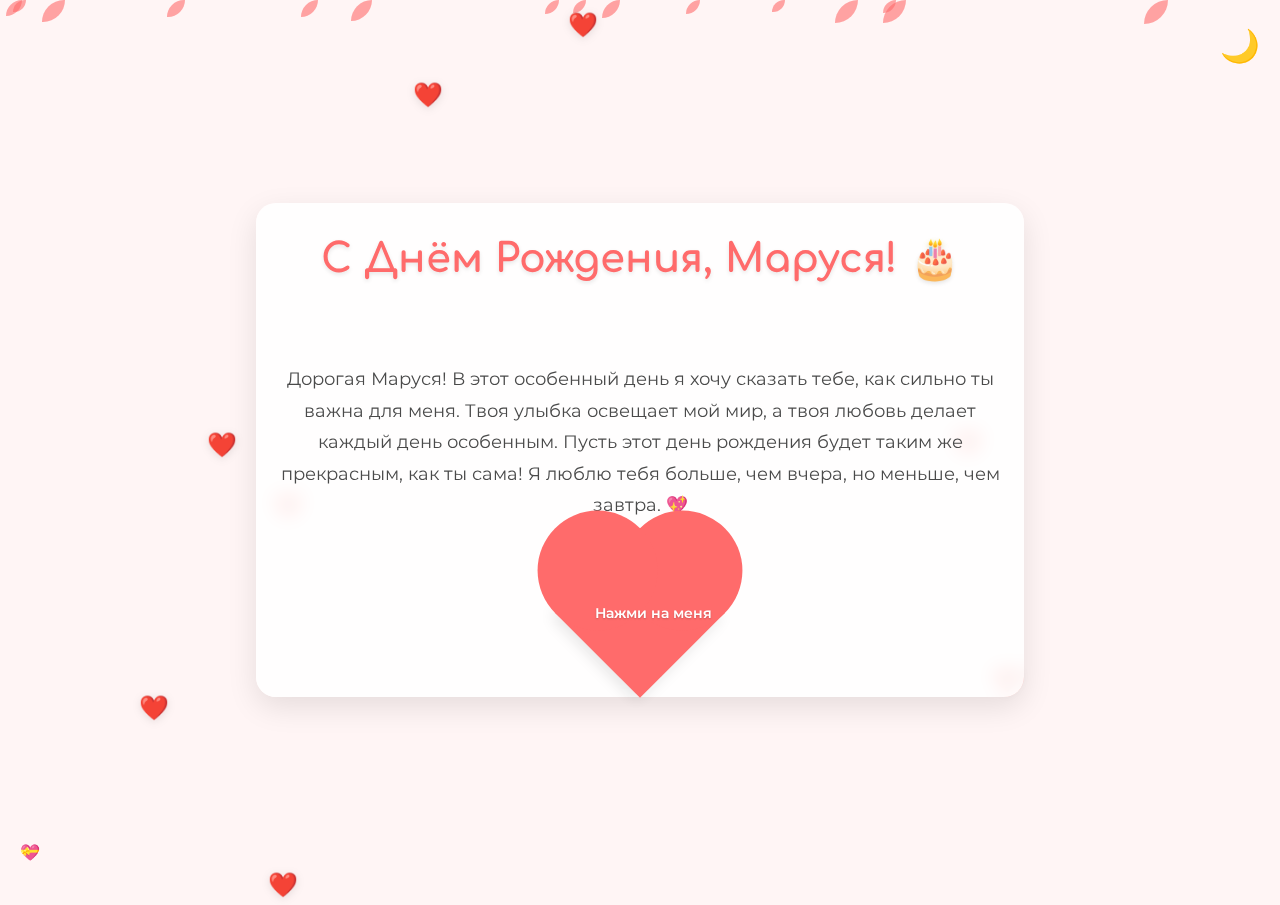
<file: index.html>
<!DOCTYPE html>
<html lang="ru">
<head>
    <meta charset="UTF-8">
    <meta name="viewport" content="width=device-width, initial-scale=1.0">
    <title>С Днём Рождения, Маруся! 🎂</title>
    <link rel="stylesheet" href="styles.css">
    <link rel="preconnect" href="https://fonts.googleapis.com">
    <link rel="preconnect" href="https://fonts.gstatic.com" crossorigin>
    <link href="https://fonts.googleapis.com/css2?family=Comfortaa:wght@400;700&family=Montserrat:wght@300;400;600&display=swap" rel="stylesheet">
</head>
<body>
    <div class="theme-toggle" id="themeToggle">
        <div class="moon">🌙</div>
    </div>

    <div class="stars-container" id="starsContainer"></div>
    <div class="petals-container" id="petalsContainer"></div>

    <div class="container">
        <div class="content">
            <h1 class="title">С Днём Рождения, Маруся! 🎂</h1>
            
            <div class="love-phrases">
                <div class="love-phrase">Ты моё чудо ✨</div>
                <div class="love-phrase">Ты делаешь меня счастливым 💕</div>
                <div class="love-phrase">С каждым днём я люблю тебя всё сильнее 💖</div>
                <div class="love-phrase">Ты - моя мечта, ставшая реальностью 🌟</div>
                <div class="love-phrase">Ты - моё самое большое счастье 💝</div>
            </div>

            <p class="message">
                Дорогая Маруся! В этот особенный день я хочу сказать тебе, как сильно ты важна для меня. 
                Твоя улыбка освещает мой мир, а твоя любовь делает каждый день особенным. 
                Пусть этот день рождения будет таким же прекрасным, как ты сама! 
                Я люблю тебя больше, чем вчера, но меньше, чем завтра. 💖
            </p>

            <div class="heart-container">
                <div class="heart" id="heartButton">
                    <span>Нажми на меня</span>
                </div>
            </div>
        </div>
    </div>

    <div class="secret-area" id="secretArea">💝</div>
    <div class="secret-message" id="secretMessage">
        Ты нашла моё секретное послание! Ты самая внимательная и любящая девушка на свете! 💖
    </div>

    <div class="sweet-message-modal" id="sweetMessageModal">
        <div class="modal-content">
            <span class="close-modal" id="closeModal">×</span>
            <p id="sweetMessage"></p>
        </div>
    </div>

    <script src="script.js"></script>
</body>
</html>
</file>
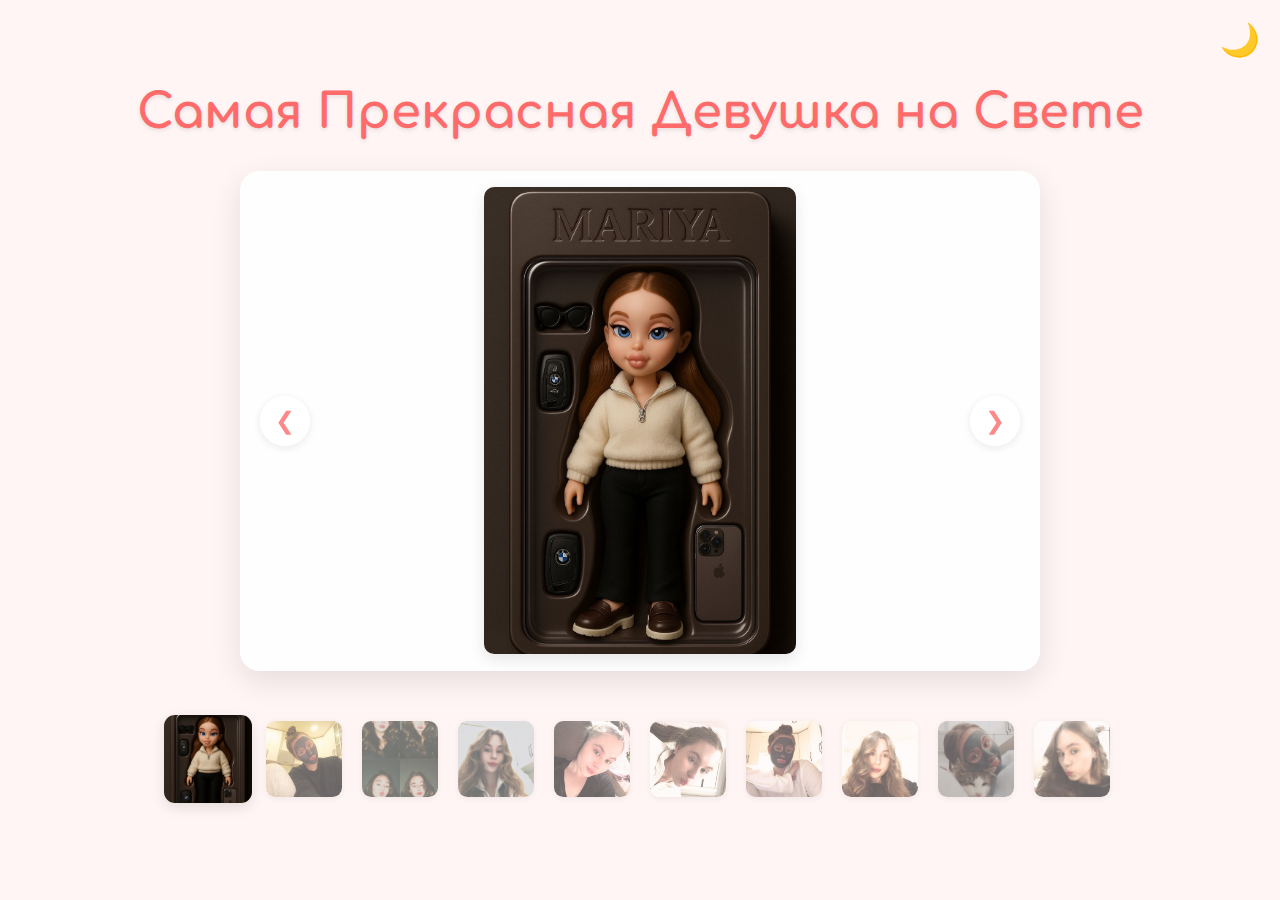
<file: gallery.html>
<!DOCTYPE html>
<html lang="ru">
<head>
    <meta charset="UTF-8">
    <meta name="viewport" content="width=device-width, initial-scale=1.0">
    <title>Наши Воспоминания - День Рождения Маруси</title>
    <link rel="stylesheet" href="gallery.css">
    <link rel="preconnect" href="https://fonts.googleapis.com">
    <link rel="preconnect" href="https://fonts.gstatic.com" crossorigin>
    <link href="https://fonts.googleapis.com/css2?family=Comfortaa:wght@400;700&family=Montserrat:wght@300;400;600&display=swap" rel="stylesheet">
</head>
<body>
    <div class="theme-toggle" id="themeToggle">
        <div class="moon">🌙</div>
    </div>

    <div class="stars-container" id="starsContainer"></div>

    <div class="gallery-container">
        <h1 class="gallery-title">Самая Прекрасная Девушка на Свете</h1>
        <div class="gallery">
            <div class="gallery-wrapper">
                <div class="gallery-item">
                    <img src="images/photo1.jpg" alt="Наше первое свидание">
                </div>
                <div class="gallery-item">
                    <img src="images/photo2.jpg" alt="Особенный момент">
                </div>
                <div class="gallery-item">
                    <img src="images/photo3.jpg" alt="Счастливые времена">
                </div>
                <div class="gallery-item">
                    <img src="images/photo4.jpg" alt="Прекрасная улыбка">
                </div>
                <div class="gallery-item">
                    <img src="images/photo5.jpg" alt="Вместе навсегда">
                </div>
                <div class="gallery-item">
                    <img src="images/photo6.jpg" alt="Сладкие воспоминания">
                </div>
                <div class="gallery-item">
                    <img src="images/photo7.jpg" alt="Наши мечты">
                </div>
                <div class="gallery-item">
                    <img src="images/photo8.jpg" alt="Любовь и радость">
                </div>
                <div class="gallery-item">
                    <img src="images/photo9.jpg" alt="Счастливые мгновения">
                </div>
                <div class="gallery-item">
                    <img src="images/photo10.jpg" alt="Наша история любви">
                </div>
            </div>
            <button class="nav-button prev" aria-label="Предыдущее фото">❮</button>
            <button class="nav-button next" aria-label="Следующее фото">❯</button>
        </div>
        <div class="gallery-nav">
            <div class="thumbnails"></div>
        </div>
    </div>
    <script>
        document.addEventListener('DOMContentLoaded', () => {
            const themeToggle = document.getElementById('themeToggle');
            const starsContainer = document.getElementById('starsContainer');
            let isDarkMode = false;

            // Create stars for night mode
            function createStars() {
                starsContainer.innerHTML = '';
                for (let i = 0; i < 50; i++) {
                    const star = document.createElement('div');
                    star.className = 'star';
                    star.style.width = Math.random() * 3 + 'px';
                    star.style.height = star.style.width;
                    star.style.left = Math.random() * 100 + '%';
                    star.style.top = Math.random() * 100 + '%';
                    star.style.animationDelay = Math.random() * 2 + 's';
                    starsContainer.appendChild(star);
                }
            }

            // Theme toggle
            themeToggle.addEventListener('click', () => {
                isDarkMode = !isDarkMode;
                document.body.setAttribute('data-theme', isDarkMode ? 'dark' : 'light');
                if (isDarkMode) {
                    createStars();
                }
            });
        });
    </script>
    <script src="gallery.js"></script>
</body>
</html>
</file>
<file: styles.css>
:root {
    --primary-color: #ff6b6b;
    --secondary-color: #f06292;
    --background-color: #fff5f5;
    --text-color: #4a4a4a;
    --content-bg: rgba(255, 255, 255, 0.9);
    --shadow-color: rgba(0, 0, 0, 0.1);
}

[data-theme="dark"] {
    --primary-color: #ff8a8a;
    --secondary-color: #ff6b9c;
    --background-color: #1a1a2e;
    --text-color: #e0e0e0;
    --content-bg: rgba(26, 26, 46, 0.9);
    --shadow-color: rgba(0, 0, 0, 0.3);
}

* {
    margin: 0;
    padding: 0;
    box-sizing: border-box;
    -webkit-tap-highlight-color: transparent;
}

body {
    font-family: 'Montserrat', sans-serif;
    background-color: var(--background-color);
    color: var(--text-color);
    line-height: 1.6;
    min-height: 100vh;
    display: flex;
    align-items: center;
    justify-content: center;
    transition: background-color 0.5s ease;
    overflow-x: hidden;
    position: relative;
}

.container {
    width: 100%;
    max-width: 800px;
    padding: 1rem;
    text-align: center;
    position: relative;
    z-index: 1;
}

.content {
    background: var(--content-bg);
    padding: 1.5rem;
    border-radius: 20px;
    box-shadow: 0 10px 30px var(--shadow-color);
    animation: fadeIn 1.5s ease-out;
    transition: background-color 0.5s ease;
    backdrop-filter: blur(10px);
    -webkit-backdrop-filter: blur(10px);
}

.title {
    font-family: 'Comfortaa', cursive;
    font-size: 2.5rem;
    color: var(--primary-color);
    margin-bottom: 1.5rem;
    animation: titleAppear 1.5s ease-out;
    text-shadow: 0 2px 4px var(--shadow-color);
}

.message {
    font-size: 1.1rem;
    margin-bottom: 2rem;
    animation: messageAppear 2s ease-out;
    line-height: 1.8;
}

/* Theme Toggle */
.theme-toggle {
    position: fixed;
    top: 20px;
    right: 20px;
    cursor: pointer;
    z-index: 1000;
    font-size: 2rem;
    transition: transform 0.3s ease;
    animation: moonFloat 3s ease-in-out infinite;
}

@keyframes moonFloat {
    0%, 100% {
        transform: translateY(0) rotate(0deg);
    }
    50% {
        transform: translateY(-5px) rotate(5deg);
    }
}

.theme-toggle:hover {
    transform: rotate(30deg) scale(1.1);
}

/* Stars Animation */
.stars-container {
    position: fixed;
    top: 0;
    left: 0;
    width: 100%;
    height: 100%;
    pointer-events: none;
    opacity: 0;
    transition: opacity 0.5s ease;
}

[data-theme="dark"] .stars-container {
    opacity: 1;
}

.star {
    position: absolute;
    background: white;
    border-radius: 50%;
    animation: twinkle 1.5s infinite;
}

/* Floating Hearts */
.floating-heart {
    position: absolute;
    font-size: 1.5rem;
    color: var(--primary-color);
    cursor: pointer;
    animation: floatHeart 6s ease-in-out infinite;
    z-index: 0;
    filter: drop-shadow(0 2px 4px var(--shadow-color));
    transition: transform 0.3s ease;
    user-select: none;
    -webkit-user-select: none;
    touch-action: manipulation;
    -webkit-tap-highlight-color: transparent;
}

.floating-heart:active {
    transform: scale(1.2);
}

@keyframes floatHeart {
    0%, 100% {
        transform: translateY(0) rotate(0deg);
    }
    25% {
        transform: translateY(-15px) rotate(5deg);
    }
    75% {
        transform: translateY(15px) rotate(-5deg);
    }
}

/* Sweet Message Modal */
.sweet-message-modal {
    display: none;
    position: fixed;
    top: 0;
    left: 0;
    width: 100%;
    height: 100%;
    background: rgba(0, 0, 0, 0.5);
    z-index: 1000;
    animation: modalFadeIn 0.3s ease-out;
    backdrop-filter: blur(5px);
    -webkit-backdrop-filter: blur(5px);
}

.modal-content {
    position: absolute;
    top: 50%;
    left: 50%;
    transform: translate(-50%, -50%) scale(0.9);
    background: var(--content-bg);
    padding: 1.5rem;
    border-radius: 15px;
    max-width: 90%;
    text-align: center;
    animation: modalContentAppear 0.3s ease-out forwards;
    box-shadow: 0 10px 30px var(--shadow-color);
}

.close-modal {
    position: absolute;
    top: 10px;
    right: 15px;
    font-size: 1.5rem;
    cursor: pointer;
    color: var(--text-color);
    transition: transform 0.3s ease;
}

.close-modal:hover {
    transform: rotate(90deg);
}

/* Secret Message */
.secret-area {
    position: fixed;
    bottom: 20px;
    left: 20px;
    width: 40px;
    height: 40px;
    cursor: pointer;
    z-index: 100;
}

.secret-message {
    display: none;
    position: fixed;
    top: 50%;
    left: 50%;
    transform: translate(-50%, -50%);
    background: var(--content-bg);
    padding: 1.5rem;
    border-radius: 15px;
    text-align: center;
    animation: fadeIn 0.5s ease-out;
    z-index: 1000;
    box-shadow: 0 10px 30px var(--shadow-color);
}

/* Heart Styles */
.heart-container {
    display: flex;
    justify-content: center;
    align-items: center;
    margin-top: 2rem;
}

.heart {
    position: relative;
    width: 120px;
    height: 120px;
    background-color: var(--primary-color);
    transform: rotate(45deg);
    cursor: pointer;
    transition: transform 0.3s ease;
    animation: float 3s ease-in-out infinite;
    box-shadow: 0 5px 15px var(--shadow-color);
    touch-action: manipulation;
    -webkit-tap-highlight-color: transparent;
    display: flex;
    align-items: center;
    justify-content: center;
}

.heart::before,
.heart::after {
    content: '';
    position: absolute;
    width: 120px;
    height: 120px;
    background-color: var(--primary-color);
    border-radius: 50%;
}

.heart::before {
    top: -60px;
    left: 0;
}

.heart::after {
    top: 0;
    left: -60px;
}

.heart span {
    position: absolute;
    top: 50%;
    left: 50%;
    transform: translate(-50%, -50%) rotate(-45deg);
    color: white;
    font-size: 0.85rem;
    font-weight: 600;
    white-space: nowrap;
    z-index: 1;
    text-shadow: 0 1px 2px rgba(0, 0, 0, 0.2);
    animation: textGlow 2s ease-in-out infinite;
    width: 100px;
    text-align: center;
    line-height: 1.2;
    padding: 0 5px;
    box-sizing: border-box;
    pointer-events: none;
}

.heart:active {
    transform: rotate(45deg) scale(1.1);
}

.heart.pulse {
    animation: heartbeat 1.5s ease-in-out infinite;
}

/* Petals Animation */
.petals-container {
    position: fixed;
    top: 0;
    left: 0;
    width: 100%;
    height: 100%;
    pointer-events: none;
    z-index: 0;
}

.petal {
    position: absolute;
    background: var(--primary-color);
    border-radius: 150% 0 150% 0;
    animation: fallingPetal 10s linear infinite;
    opacity: 0.6;
}

@keyframes fallingPetal {
    0% {
        transform: translateY(-10%) rotate(0deg);
        opacity: 0;
    }
    10% {
        opacity: 0.6;
    }
    90% {
        opacity: 0.6;
    }
    100% {
        transform: translateY(1000%) rotate(360deg);
        opacity: 0;
    }
}

/* Love Phrases Animation */
.love-phrases {
    position: relative;
    height: 2em;
    margin: 1rem 0;
    overflow: hidden;
}

.love-phrase {
    position: absolute;
    width: 100%;
    text-align: center;
    opacity: 0;
}

/* Heart Message Styling */
.heart-message {
    position: absolute;
    background: var(--content-bg);
    padding: 0.8rem 1.2rem;
    border-radius: 15px;
    box-shadow: 0 4px 15px var(--shadow-color);
    font-size: 1rem;
    color: var(--text-color);
    z-index: 1000;
    max-width: 250px;
    text-align: center;
    pointer-events: none;
    backdrop-filter: blur(5px);
    -webkit-backdrop-filter: blur(5px);
    transform-origin: center bottom;
}

/* Animations */
@keyframes fadeIn {
    from { opacity: 0; }
    to { opacity: 1; }
}

@keyframes slideDown {
    from {
        transform: translateY(-50px);
        opacity: 0;
    }
    to {
        transform: translateY(0);
        opacity: 1;
    }
}

@keyframes float {
    0%, 100% {
        transform: rotate(45deg) translateY(0);
    }
    50% {
        transform: rotate(45deg) translateY(-10px);
    }
}

@keyframes heartbeat {
    0% { transform: rotate(45deg) scale(1); }
    25% { transform: rotate(45deg) scale(1.1); }
    50% { transform: rotate(45deg) scale(1); }
    75% { transform: rotate(45deg) scale(1.1); }
    100% { transform: rotate(45deg) scale(1); }
}

@keyframes twinkle {
    0%, 100% { opacity: 0.3; transform: scale(1); }
    50% { opacity: 1; transform: scale(1.2); }
}

@keyframes textGlow {
    0%, 100% {
        text-shadow: 0 1px 2px rgba(0, 0, 0, 0.2);
    }
    50% {
        text-shadow: 0 0 10px rgba(255, 255, 255, 0.8);
    }
}

@keyframes titleAppear {
    0% {
        opacity: 0;
        transform: translateY(-30px) scale(0.9);
    }
    50% {
        opacity: 0.5;
        transform: translateY(-15px) scale(0.95);
    }
    100% {
        opacity: 1;
        transform: translateY(0) scale(1);
    }
}

@keyframes messageAppear {
    0% {
        opacity: 0;
        transform: translateY(10px) scale(0.9);
    }
    100% {
        opacity: 1;
        transform: translateY(0) scale(1);
    }
}

@keyframes messageDisappear {
    0% {
        opacity: 1;
        transform: translateY(0) scale(1);
    }
    100% {
        opacity: 0;
        transform: translateY(-10px) scale(0.9);
    }
}

@keyframes modalFadeIn {
    from { opacity: 0; }
    to { opacity: 1; }
}

@keyframes modalContentAppear {
    from {
        transform: translate(-50%, -50%) scale(0.9);
        opacity: 0;
    }
    to {
        transform: translate(-50%, -50%) scale(1);
        opacity: 1;
    }
}

/* Responsive Design */
@media (max-width: 768px) {
    .container {
        padding: 1rem;
    }
    
    .title {
        font-size: 2rem;
    }
    
    .message {
        font-size: 1rem;
    }
    
    .heart-message {
        font-size: 0.85rem;
        padding: 0.6rem 1rem;
        max-width: 180px;
    }
    
    .floating-heart {
        font-size: 1.3rem;
    }
    
    .heart {
        width: 100px;
        height: 100px;
    }
    
    .heart::before,
    .heart::after {
        width: 100px;
        height: 100px;
    }
    
    .heart::before {
        top: -50px;
    }
    
    .heart::after {
        left: -50px;
    }
    
    .heart span {
        font-size: 0.75rem;
        width: 80px;
        line-height: 1.1;
        padding: 0 3px;
    }
    
    .modal-content {
        width: 90%;
        padding: 1.5rem;
    }
    
    .theme-toggle {
        font-size: 1.8rem;
    }
}

/* Add smooth scrolling for iOS */
html {
    -webkit-overflow-scrolling: touch;
    scroll-behavior: smooth;
}

/* Prevent text selection on interactive elements */
.heart, .floating-heart, .theme-toggle {
    -webkit-user-select: none;
    user-select: none;
    -webkit-touch-callout: none;
}

/* Improve touch feedback */
@media (hover: none) {
    .heart:active,
    .floating-heart:active,
    .theme-toggle:active {
        transform: scale(0.95);
    }
}
</file>
<file: gallery.css>
:root {
    --primary-color: #ff6b6b;
    --secondary-color: #f06292;
    --background-color: #fff5f5;
    --text-color: #4a4a4a;
    --content-bg: rgba(255, 255, 255, 0.9);
    --shadow-color: rgba(0, 0, 0, 0.1);
}

[data-theme="dark"] {
    --primary-color: #ff8a8a;
    --secondary-color: #ff6b9c;
    --background-color: #1a1a2e;
    --text-color: #e0e0e0;
    --content-bg: rgba(26, 26, 46, 0.9);
    --shadow-color: rgba(0, 0, 0, 0.3);
}

* {
    margin: 0;
    padding: 0;
    box-sizing: border-box;
}

body {
    font-family: 'Montserrat', sans-serif;
    background-color: var(--background-color);
    color: var(--text-color);
    min-height: 100vh;
    display: flex;
    align-items: center;
    justify-content: center;
    transition: background-color 0.5s ease;
}

.gallery-container {
    width: 100%;
    max-width: 1200px;
    padding: 2rem;
    text-align: center;
}

.gallery-title {
    font-family: 'Comfortaa', cursive;
    font-size: 3rem;
    color: var(--primary-color);
    margin-bottom: 2rem;
    animation: titleAppear 1.5s ease-out;
    text-shadow: 0 2px 4px var(--shadow-color);
}

.gallery {
    position: relative;
    width: 100%;
    max-width: 800px;
    margin: 0 auto;
    overflow: hidden;
    border-radius: 20px;
    box-shadow: 0 10px 30px var(--shadow-color);
    background: var(--content-bg);
    transition: background-color 0.5s ease;
}

.gallery-wrapper {
    display: flex;
    transition: transform 0.5s ease-in-out;
}

.gallery-item {
    min-width: 100%;
    height: 500px;
    display: flex;
    align-items: center;
    justify-content: center;
    padding: 1rem;
}

.gallery-item img {
    max-width: 100%;
    max-height: 100%;
    object-fit: contain;
    border-radius: 10px;
    box-shadow: 0 5px 15px var(--shadow-color);
    transition: transform 0.3s ease, box-shadow 0.3s ease;
    animation: imageAppear 0.5s ease-out;
}

@keyframes imageAppear {
    0% {
        opacity: 0;
        transform: scale(0.95);
    }
    100% {
        opacity: 1;
        transform: scale(1);
    }
}

.gallery-item img:hover {
    transform: scale(1.02);
    box-shadow: 0 8px 25px var(--shadow-color);
}

.nav-button {
    position: absolute;
    top: 50%;
    transform: translateY(-50%);
    background: var(--content-bg);
    border: none;
    width: 50px;
    height: 50px;
    border-radius: 50%;
    font-size: 1.5rem;
    cursor: pointer;
    transition: all 0.3s ease;
    color: var(--primary-color);
    box-shadow: 0 2px 10px var(--shadow-color);
    opacity: 0.8;
}

.nav-button:hover {
    background: var(--primary-color);
    color: white;
    transform: translateY(-50%) scale(1.1);
    opacity: 1;
    box-shadow: 0 4px 15px var(--shadow-color);
}

.prev {
    left: 20px;
}

.next {
    right: 20px;
}

.gallery-nav {
    margin-top: 2rem;
}

.thumbnails {
    display: flex;
    justify-content: center;
    gap: 1rem;
    flex-wrap: wrap;
    padding: 1rem;
}

.thumbnail {
    width: 80px;
    height: 80px;
    border-radius: 10px;
    cursor: pointer;
    opacity: 0.6;
    transition: all 0.3s ease;
    overflow: hidden;
    box-shadow: 0 2px 8px var(--shadow-color);
    transform: scale(0.95);
}

.thumbnail img {
    width: 100%;
    height: 100%;
    object-fit: cover;
    transition: transform 0.3s ease;
}

.thumbnail:hover,
.thumbnail.active {
    opacity: 1;
    transform: scale(1.1);
    box-shadow: 0 4px 12px var(--shadow-color);
}

.thumbnail:hover img {
    transform: scale(1.1);
}

/* Theme toggle styles */
.theme-toggle {
    position: fixed;
    top: 20px;
    right: 20px;
    cursor: pointer;
    z-index: 1000;
    font-size: 2rem;
    transition: transform 0.3s ease;
    animation: moonFloat 3s ease-in-out infinite;
}

@keyframes moonFloat {
    0%, 100% {
        transform: translateY(0) rotate(0deg);
    }
    50% {
        transform: translateY(-5px) rotate(5deg);
    }
}

.theme-toggle:hover {
    transform: rotate(30deg) scale(1.1);
}

/* Stars animation */
.stars-container {
    position: fixed;
    top: 0;
    left: 0;
    width: 100%;
    height: 100%;
    pointer-events: none;
    opacity: 0;
    transition: opacity 0.5s ease;
}

[data-theme="dark"] .stars-container {
    opacity: 1;
}

.star {
    position: absolute;
    background: white;
    border-radius: 50%;
    animation: twinkle 1.5s infinite;
}

@keyframes twinkle {
    0%, 100% {
        opacity: 0.3;
        transform: scale(1);
    }
    50% {
        opacity: 1;
        transform: scale(1.2);
    }
}

@keyframes titleAppear {
    0% {
        opacity: 0;
        transform: translateY(-30px) scale(0.9);
    }
    50% {
        opacity: 0.5;
        transform: translateY(-15px) scale(0.95);
    }
    100% {
        opacity: 1;
        transform: translateY(0) scale(1);
    }
}

@media (max-width: 768px) {
    .gallery-container {
        padding: 1rem;
    }
    
    .gallery-title {
        font-size: 2.5rem;
    }
    
    .gallery-item {
        height: 300px;
    }
    
    .nav-button {
        width: 40px;
        height: 40px;
        font-size: 1.2rem;
    }
    
    .thumbnail {
        width: 60px;
        height: 60px;
    }
}
</file>
